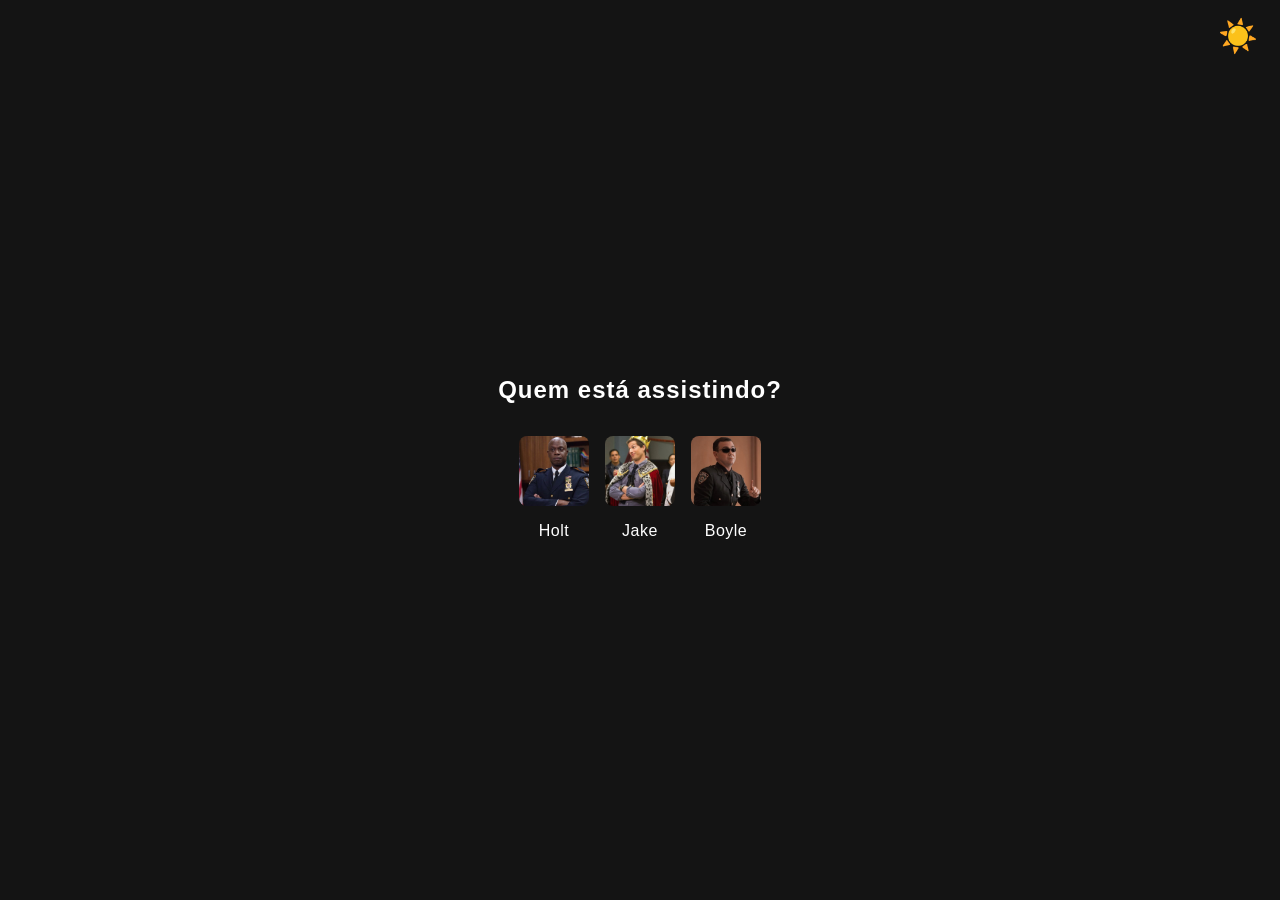
<file: imersao-front-links-aula_3/index.html>
<!DOCTYPE html>
<html lang="pt-br">
<head>
    <meta charset="UTF-8">
    <meta name="viewport" content="width=device-width, initial-scale=1.0">
    <title>Netflix</title>
    <link rel="stylesheet" href="style.css">
</head>
<body>
    <main>
        <button id="theme-toggle" onclick="toggleTheme()" style="position:absolute;top:1rem;right:1rem;z-index:10;background:none;border:none;font-size:2rem;cursor:pointer" aria-label="Alternar tema"></button>
        <h1>Quem está assistindo?</h1>
        <section aria-label="Perfis disponíveis">
            <nav class="profiles">
                <ul>
                    <li>
                        <a href="catalogo/catalogo.html" class="profile">
                            <figure>
                                <img src="assets/holt.jpeg" alt="Personagem Holt da série Brooklyn Nine-Nine usando um terno cinza e gravata vermelha">
                                <figcaption>Holt</figcaption>
                            </figure>
                        </a>
                    </li>
                    <li>
                        <a href="catalogo/catalogo.html" class="profile">
                            <figure>
                                <img src="assets/jake.jpeg" alt="Personagem Jake Peralta da série Brooklyn Nine-Nine usando camisa, gravata e uma coroa">
                                <figcaption>Jake</figcaption>
                            </figure>
                        </a>
                    </li>
                    <li>
                        <a href="catalogo/catalogo.html" class="profile">
                            <figure>
                                <img src="assets/boyle.jpeg" alt="Personagem Boyle da série Brooklyn Nine-Nine usando um terno preto e óculos escuros">
                                <figcaption>Boyle</figcaption>
                            </figure>
                        </a>
                    </li>
                </ul>
            </nav>
        </section>
    </main>
    <script src="theme.js"></script>
    <script src="js/index.js"></script>
    <script>
        // Armazena o perfil ativo no localStorage ao clicar
        document.querySelectorAll('.profile').forEach(profile => {
            profile.addEventListener('click', (e) => {
                const img = profile.querySelector('img');
                const nome = profile.querySelector('figcaption');
                
                if (img && nome) {
                    localStorage.setItem('perfilAtivoImagem', img.src);
                    localStorage.setItem('perfilAtivoNome', nome.textContent);
                }
            });
        });
    </script>
</body>
</html>
</file>
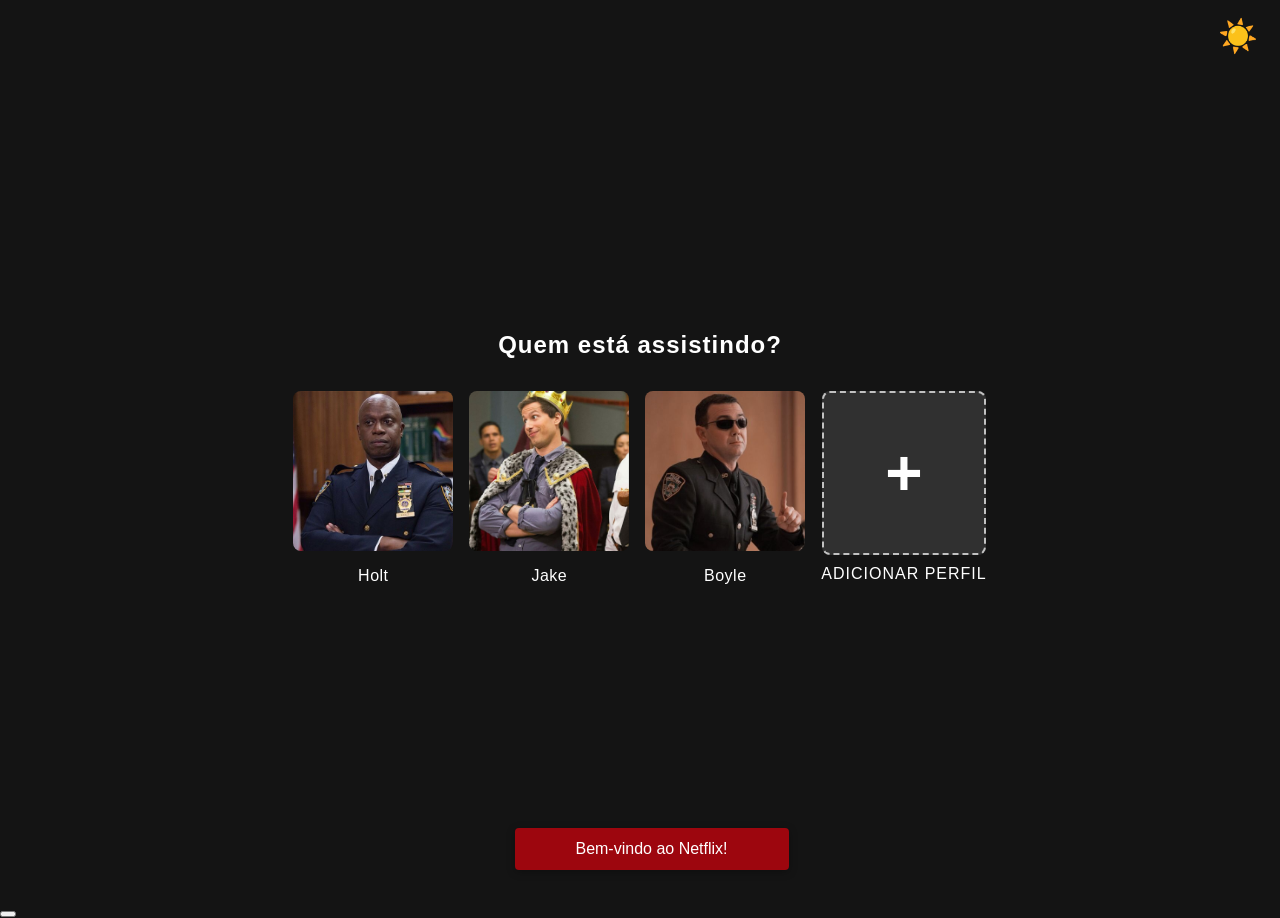
<file: imersao-front-links-aula_3/imersao-front-links-aula_3/index.html>
<!DOCTYPE html>
<html lang="pt-br">

<head>
    <meta charset="UTF-8">
    <meta name="viewport" content="width=device-width, initial-scale=1.0">
    <title>Netflix</title>
    <link rel="stylesheet" href="style.css">
</head>

<body>
    <main>
        <button id="theme-toggle" onclick="toggleTheme()"
            style="position:absolute;top:1rem;right:1rem;z-index:10;background:none;border:none;font-size:2rem;cursor:pointer"
            aria-label="Alternar tema"></button>
        <h1>Quem está assistindo?</h1>
        <section aria-label="Perfis disponíveis">
            <nav class="profiles">
                <ul>
                    <li>
                        <a href="catalogo/catalogo.html" class="profile">
                            <figure>
                                <img src="assets/holt.jpeg"
                                    alt="Personagem Holt da série Brooklyn Nine-Nine usando um terno cinza e gravata vermelha">
                                <figcaption>Holt</figcaption>
                            </figure>
                        </a>
                    </li>
                    <li>
                        <a href="catalogo/catalogo.html" class="profile">
                            <figure>
                                <img src="assets/jake.jpeg"
                                    alt="Personagem Jake Peralta da série Brooklyn Nine-Nine usando camisa, gravata e uma coroa">
                                <figcaption>Jake</figcaption>
                            </figure>
                        </a>
                    </li>
                    <li>
                        <a href="catalogo/catalogo.html" class="profile">
                            <figure>
                                <img src="assets/boyle.jpeg"
                                    alt="Personagem Boyle da série Brooklyn Nine-Nine usando um terno preto e óculos escuros">
                                <figcaption>Boyle</figcaption>
                            </figure>
                        </a>
                    </li>
                    <li class="add-profile">
                        <a href="#" class="profile">
                            <figure>
                                <div class="add-avatar" aria-hidden="true">+</div>
                                <figcaption>Adicionar perfil</figcaption>
                            </figure>
                        </a>
                    </li>
                </ul>
            </nav>
        </section>
    </main>
    <button id="theme-toggle" onclick="toggleTheme()" ...></button>

    <script src="theme.js"></script>
    <script src="js/index.js"></script>
    <script>
        // Armazena o perfil ativo no localStorage ao clicar
        document.querySelectorAll('.profile').forEach(profile => {
            profile.addEventListener('click', (e) => {
                const img = profile.querySelector('img');
                const nome = profile.querySelector('figcaption');

                if (img && nome) {
                    localStorage.setItem('perfilAtivoImagem', img.src);
                    localStorage.setItem('perfilAtivoNome', nome.textContent);
                }
            });
        });
    </script>
    <div id="toast" class="toast">Bem-vindo ao Netflix!</div>
</body>

</html>
</file>
<file: imersao-front-links-aula_3/style.css>
body {
    background: #141414;
    /* Define a cor de fundo da página */
    color: #fff;
    /* Define a cor do texto principal */
    font-family: 'Segoe UI', Arial, Helvetica, sans-serif;
    /* Define a fonte usada no site */
    margin: 0;
    /* Remove a margem padrão do body */
    min-height: 100vh;
    /* Garante que o body ocupe pelo menos toda a altura da tela */
}

main {
    display: flex;
    /* Usa flexbox para layout */
    flex-direction: column;
    /* Organiza os elementos em coluna */
    align-items: center;
    /* Centraliza os itens horizontalmente */
    justify-content: center;
    /* Centraliza os itens verticalmente */
    min-height: 100vh;
    /* Garante altura mínima de 100% da tela */
}

h1 {
    font-size: 2.5rem;
    /* Define o tamanho da fonte do título */
    font-weight: bold;
    /* Deixa o texto em negrito */
    margin-bottom: 2rem;
    /* Espaço abaixo do título */
    letter-spacing: 1px;
    /* Espaçamento entre letras */
}

section[aria-label="Perfis disponíveis"] {
    width: 100%;
    /* Ocupa toda a largura disponível */
    max-width: 600px;
    /* Limita a largura máxima */
    display: flex;
    /* Usa flexbox */
    justify-content: center;
    /* Centraliza os perfis */
}

nav.profiles {
    display: flex;
    /* Usa flexbox para os perfis */
    gap: 2rem;
    /* Espaço entre os perfis */
}

ul {
    list-style: none; /* Remove o ponto dos itens da lista */
    padding: 0; /* Remove o padding padrão */
    margin: 0; /* Remove a margem padrão */
    display: flex; /* Usa flexbox para os itens */
    flex-wrap: wrap; /* Permite que os itens quebrem para a próxima linha */
    justify-content: center; /* Centraliza os itens */
    gap: 1rem; /* Espaço entre os itens */
}

.profile {
    text-decoration: none;
    /* Remove sublinhado dos links */
    color: #fff;
    /* Cor do texto dos links */
    transition: transform 0.2s, box-shadow 0.2s;
    /* Suaviza animações de transformação e sombra */
}

figure {
    margin: 0;
    /* Remove margem padrão */
    display: flex;
    /* Usa flexbox */
    flex-direction: column;
    /* Organiza em coluna */
    align-items: center;
    /* Centraliza itens */
}

img {
    width: 120px;
    /* Largura fixa da imagem */
    height: 120px;
    /* Altura fixa da imagem */
    border-radius: 8px;
    /* Bordas arredondadas */
    object-fit: cover;
    /* Mantém proporção da imagem */
    margin-bottom: 0.5rem;
    /* Espaço abaixo da imagem */
    background: #222;
    /* Cor de fundo da imagem */
    display: block;
    /* Exibe como bloco */
    border: 1px transparent;
    /* Borda inicial invisível */
}

img:hover {
    border: 1px solid #fff;
    /* Borda branca ao passar o mouse */
}

figcaption {
    font-size: 1.1rem;
    /* Tamanho da fonte da legenda */
    font-weight: 500;
    /* Peso da fonte */
    margin-top: 0.5rem;
    /* Espaço acima da legenda */
    letter-spacing: 0.5px;
    /* Espaçamento entre letras */
}

/* Light mode */
body.light-mode {
    background: #f5f5f5; /* Cor de fundo clara */
    color: #222; /* Cor do texto escura */
}

.light-mode .profile {
    color: #222; /* Links escuros */
}

.light-mode img {
    background: #eee; /* Fundo claro para imagens */
    border: 1px solid #ccc; /* Borda clara */
}

.light-mode img:hover {
    border: 1px solid #222; /* Borda escura ao passar o mouse */
}


/* Responsividade para tablets e celulares */
@media (max-width: 900px) {
    section[aria-label="Perfis disponíveis"] {
        max-width: 100%;
        /* Remove limite de largura */
        padding: 0 1rem;
        /* Adiciona espaçamento lateral */
    }

    nav.profiles {
        gap: 1rem;
        /* Reduz espaço entre perfis */
    }

    img {
        width: 90px;
        /* Reduz tamanho da imagem */
        height: 90px;
    }

    h1 {
        font-size: 2rem;
        /* Reduz tamanho do título */
    }
}

@media (max-width: 600px) {
    main {
        /* aumenta a margem superior para dar mais espaço em telas pequenas */
        margin-top: 6rem;

        min-height: auto;
        /* Remove altura mínima */
        padding: 2rem 0;
    }

    nav.profiles {
        flex-direction: column;
        /* Perfis em coluna */
        align-items: center;
    }

    ul {
        gap: 4rem;
        /* Aumenta espaço entre itens */
    }
}

@media (min-width: 901px) {
    nav.profiles {
        flex-direction: row; /* Perfis na horizontal em telas grandes */
        align-items: center;
    }

    img {
        width: 70px;
        /* Imagem menor */
        height: 70px;
    }

    h1 {
        font-size: 1.5rem;
        /* Título menor */
    }

    figcaption {
        font-size: 1rem;
        /* Legenda menor */
    }
}
</file>
<file: imersao-front-links-aula_3/imersao-front-links-aula_3/style.css>
body {
    background: #141414;
    /* Define a cor de fundo da página */
    color: #fff;
    /* Define a cor do texto principal */
    font-family: 'Segoe UI', Arial, Helvetica, sans-serif;
    /* Define a fonte usada no site */
    margin: 0;
    /* Remove a margem padrão do body */
    min-height: 100vh;
    /* Garante que o body ocupe pelo menos toda a altura da tela */
}

main {
    display: flex;
    /* Usa flexbox para layout */
    flex-direction: column;
    /* Organiza os elementos em coluna */
    align-items: center;
    /* Centraliza os itens horizontalmente */
    justify-content: center;
    /* Centraliza os itens verticalmente */
    min-height: 100vh;
    /* Garante altura mínima de 100% da tela */
}

h1 {
    font-size: 3rem;
    /* Define o tamanho da fonte do título */
    font-weight: bold;
    /* Deixa o texto em negrito */
    margin-bottom: 2rem;
    /* Espaço abaixo do título */
    letter-spacing: 1px;
    /* Espaçamento entre letras */
}

section[aria-label="Perfis disponíveis"] {
    width: 100%;
    /* Ocupa toda a largura disponível */
    max-width: 960px;
    /* Limita a largura máxima (agora comporta 4 cards de perfil) */
    display: flex;
    /* Usa flexbox */
    justify-content: center;
    /* Centraliza os perfis */
}

nav.profiles {
    display: flex;
    /* Usa flexbox para os perfis */
    gap: 2rem;
    /* Espaço entre os perfis */
}

ul {
    list-style: none;
    /* Remove o ponto dos itens da lista */
    padding: 0;
    /* Remove o padding padrão */
    margin: 0;
    /* Remove a margem padrão */
    display: flex;
    /* Usa flexbox para os itens */
    flex-wrap: wrap;
    /* Permite que os itens quebrem para a próxima linha */
    justify-content: center;
    /* Centraliza os itens */
    gap: 1rem;
    /* Espaço entre os itens */
}

.profile {
    text-decoration: none;
    /* Remove sublinhado dos links */
    color: #fff;
    /* Cor do texto dos links */
    transition: transform 0.2s, box-shadow 0.2s;
    /* Suaviza animações de transformação e sombra */
}

figure {
    margin: 0;
    /* Remove margem padrão */
    display: flex;
    /* Usa flexbox */
    flex-direction: column;
    /* Organiza em coluna */
    align-items: center;
    /* Centraliza itens */
}

img {
    width: 180px;
    /* Largura fixa da imagem (aumentada) */
    height: 180px;
    /* Altura fixa da imagem (aumentada) */
    border-radius: 8px;
    /* Bordas arredondadas */
    object-fit: cover;
    /* Mantém proporção da imagem */
    margin-bottom: 0.5rem;
    /* Espaço abaixo da imagem */
    background: #222;
    /* Cor de fundo da imagem */
    display: block;
    /* Exibe como bloco */
    border: 1px transparent;
    /* Borda inicial invisível */
}

img:hover {
    border: 1px solid rgba(255, 255, 255, 0.6);
    box-shadow: 0 0 15px rgba(255, 255, 255, 0.35);
    /* Brilho suave em vez de linha branca */
}

.add-profile .add-avatar:hover,
.add-profile .profile:hover .add-avatar {
    background: rgba(255, 255, 255, 0.25);
    transform: scale(1.04);
    border-color: #fff;
    box-shadow: 0 0 14px rgba(255, 255, 255, 0.28);
}

body.light-mode .add-profile .add-avatar {
    background: rgba(0, 0, 0, 0.05);
    /* fundo suave */
    border: 2px dashed #333;
    /* borda escura */
    color: #333;
    /* símbolo "+" escuro */
}

body.light-mode .add-profile .add-avatar:hover,
body.light-mode .add-profile .profile:hover .add-avatar {
    background: rgba(0, 0, 0, 0.1);
    /* fundo mais forte no hover */
    border-color: #000;
    /* borda preta */
    box-shadow: 0 0 14px rgba(0, 0, 0, 0.25);
    transform: scale(1.04);
}

body.light-mode .add-profile figcaption {
    color: #333;
    /* legenda escura */
}



figcaption {
    font-size: 1.1rem;
    /* Tamanho da fonte da legenda */
    font-weight: 500;
    /* Peso da fonte */
    margin-top: 0.5rem;
    /* Espaço acima da legenda */
    letter-spacing: 0.5px;
    /* Espaçamento entre letras */
}

.add-profile .add-avatar {
    width: 180px;
    height: 180px;
    border-radius: 8px;
    background: rgba(255, 255, 255, 0.12);
    border: 2px dashed rgba(255, 255, 255, 0.7);
    display: flex;
    justify-content: center;
    align-items: center;
    font-size: 4rem;
    color: #fff;
    font-weight: bold;
    transition: background 0.2s, transform 0.2s, border-color 0.2s;
}

.add-profile .add-avatar:hover,
.add-profile .profile:hover .add-avatar {
    background: rgba(255, 255, 255, 0.25);
    transform: scale(1.04);
    border-color: #fff;
}

.add-profile figcaption {
    font-size: 1rem;
    color: #fff;
    margin-top: 0.6rem;
    text-transform: uppercase;
    letter-spacing: 1px;
}


/* Light mode */
body.light-mode {
    background: #f5f5f5;
    /* Cor de fundo clara */
    color: #222;
    /* Cor do texto escura */
}

.light-mode .profile {
    color: #222;
    /* Links escuros */
}

.light-mode img {
    background: #eee;
    /* Fundo claro para imagens */
    border: 1px solid #ccc;
    /* Borda clara */
}

.light-mode img:hover {
    border: 1px solid #222;
    /* Borda escura ao passar o mouse */
}


/* Responsividade para tablets e celulares */
@media (max-width: 900px) {
    section[aria-label="Perfis disponíveis"] {
        max-width: 100%;
        /* Remove limite de largura */
        padding: 0 1rem;
        /* Adiciona espaçamento lateral */
    }

    nav.profiles {
        gap: 1rem;
        /* Reduz espaço entre perfis */
    }

    img,
    .add-profile .add-avatar {
        width: 140px;
        /* Aumentado para mobile/tablet */
        height: 140px;
    }

    h1 {
        font-size: 2rem;
        /* Reduz tamanho do título */
    }
}

@media (max-width: 600px) {
    main {
        /* aumenta a margem superior para dar mais espaço em telas pequenas */
        margin-top: 6rem;

        min-height: auto;
        /* Remove altura mínima */
        padding: 2rem 0;
    }

    nav.profiles {
        flex-direction: column;
        /* Perfis em coluna */
        align-items: center;
    }

    ul {
        gap: 4rem;
        /* Aumenta espaço entre itens */
    }
}

@media (min-width: 901px) {
    nav.profiles {
        flex-direction: row;
        /* Perfis na horizontal em telas grandes */
        align-items: center;
    }

    img,
    .add-profile .add-avatar {
        width: 160px;
        /* Imagem maior para desktop */
        height: 160px;
    }

    h1 {
        font-size: 1.5rem;
        /* Título menor */
    }

    figcaption {
        font-size: 1rem;
        /* Legenda menor */
    }
}

.toast {
    visibility: hidden;
    min-width: 250px;
    margin-left: -125px;
    background-color: #9d060e;
    /* vermelho Netflix */
    color: #fff;
    text-align: center;
    border-radius: 4px;
    padding: 12px;
    position: fixed;
    z-index: 1000;
    left: 50%;
    bottom: 30px;
    font-size: 16px;
    box-shadow: 0 2px 8px rgba(0, 0, 0, 0.3);
}

.toast.show {
    visibility: visible;
    animation: fadein 0.5s, fadeout 0.5s 3s;
}

@keyframes fadein {
    from {
        bottom: 0;
        opacity: 0;
    }

    to {
        bottom: 30px;
        opacity: 1;
    }
}

@keyframes fadeout {
    from {
        bottom: 30px;
        opacity: 1;
    }

    to {
        bottom: 0;
        opacity: 0;
    }
}
</file>
